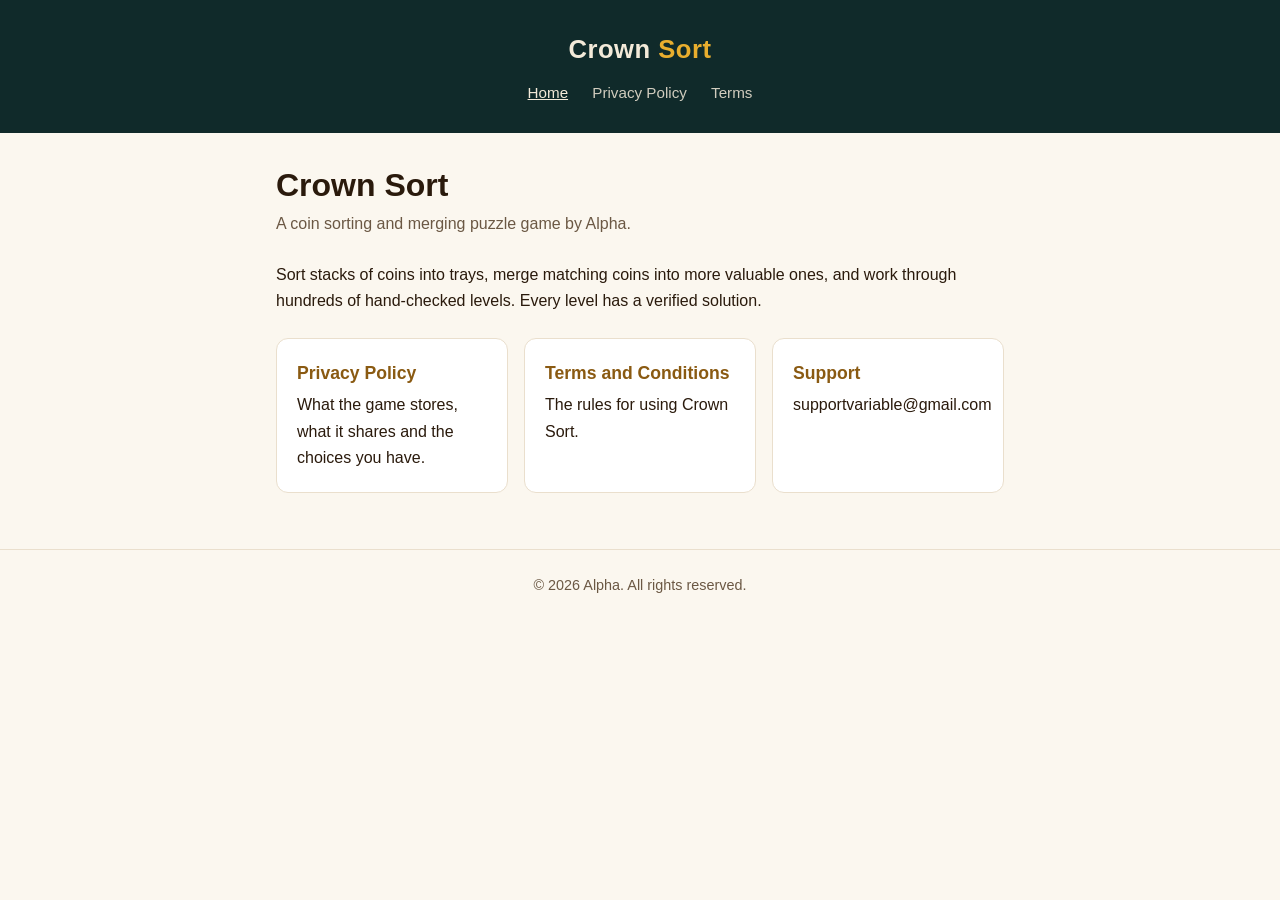
<file: index.html>
<!doctype html>
<html lang="en">
<head>
  <meta charset="utf-8">
  <meta name="viewport" content="width=device-width, initial-scale=1">
  <title>Crown Sort</title>
  <meta name="description" content="Crown Sort, a coin sorting and merging puzzle game by Alpha. Privacy policy, terms and support.">
  <link rel="stylesheet" href="style.css">
</head>
<body>
  <header class="site">
    <a class="brand" href="index.html">Crown <span>Sort</span></a>
    <nav>
      <a href="index.html" aria-current="page">Home</a>
      <a href="privacy-policy.html">Privacy Policy</a>
      <a href="terms.html">Terms</a>
    </nav>
  </header>

  <main>
    <h1>Crown Sort</h1>
    <p class="meta">A coin sorting and merging puzzle game by Alpha.</p>

    <p>Sort stacks of coins into trays, merge matching coins into more valuable ones,
      and work through hundreds of hand-checked levels. Every level has a verified solution.</p>

    <div class="cards">
      <a class="card" href="privacy-policy.html">
        <strong>Privacy Policy</strong>
        What the game stores, what it shares and the choices you have.
      </a>
      <a class="card" href="terms.html">
        <strong>Terms and Conditions</strong>
        The rules for using Crown Sort.
      </a>
      <a class="card" href="mailto:supportvariable@gmail.com">
        <strong>Support</strong>
        supportvariable@gmail.com
      </a>
    </div>
  </main>

  <footer>&copy; 2026 Alpha. All rights reserved.</footer>
</body>
</html>
</file>
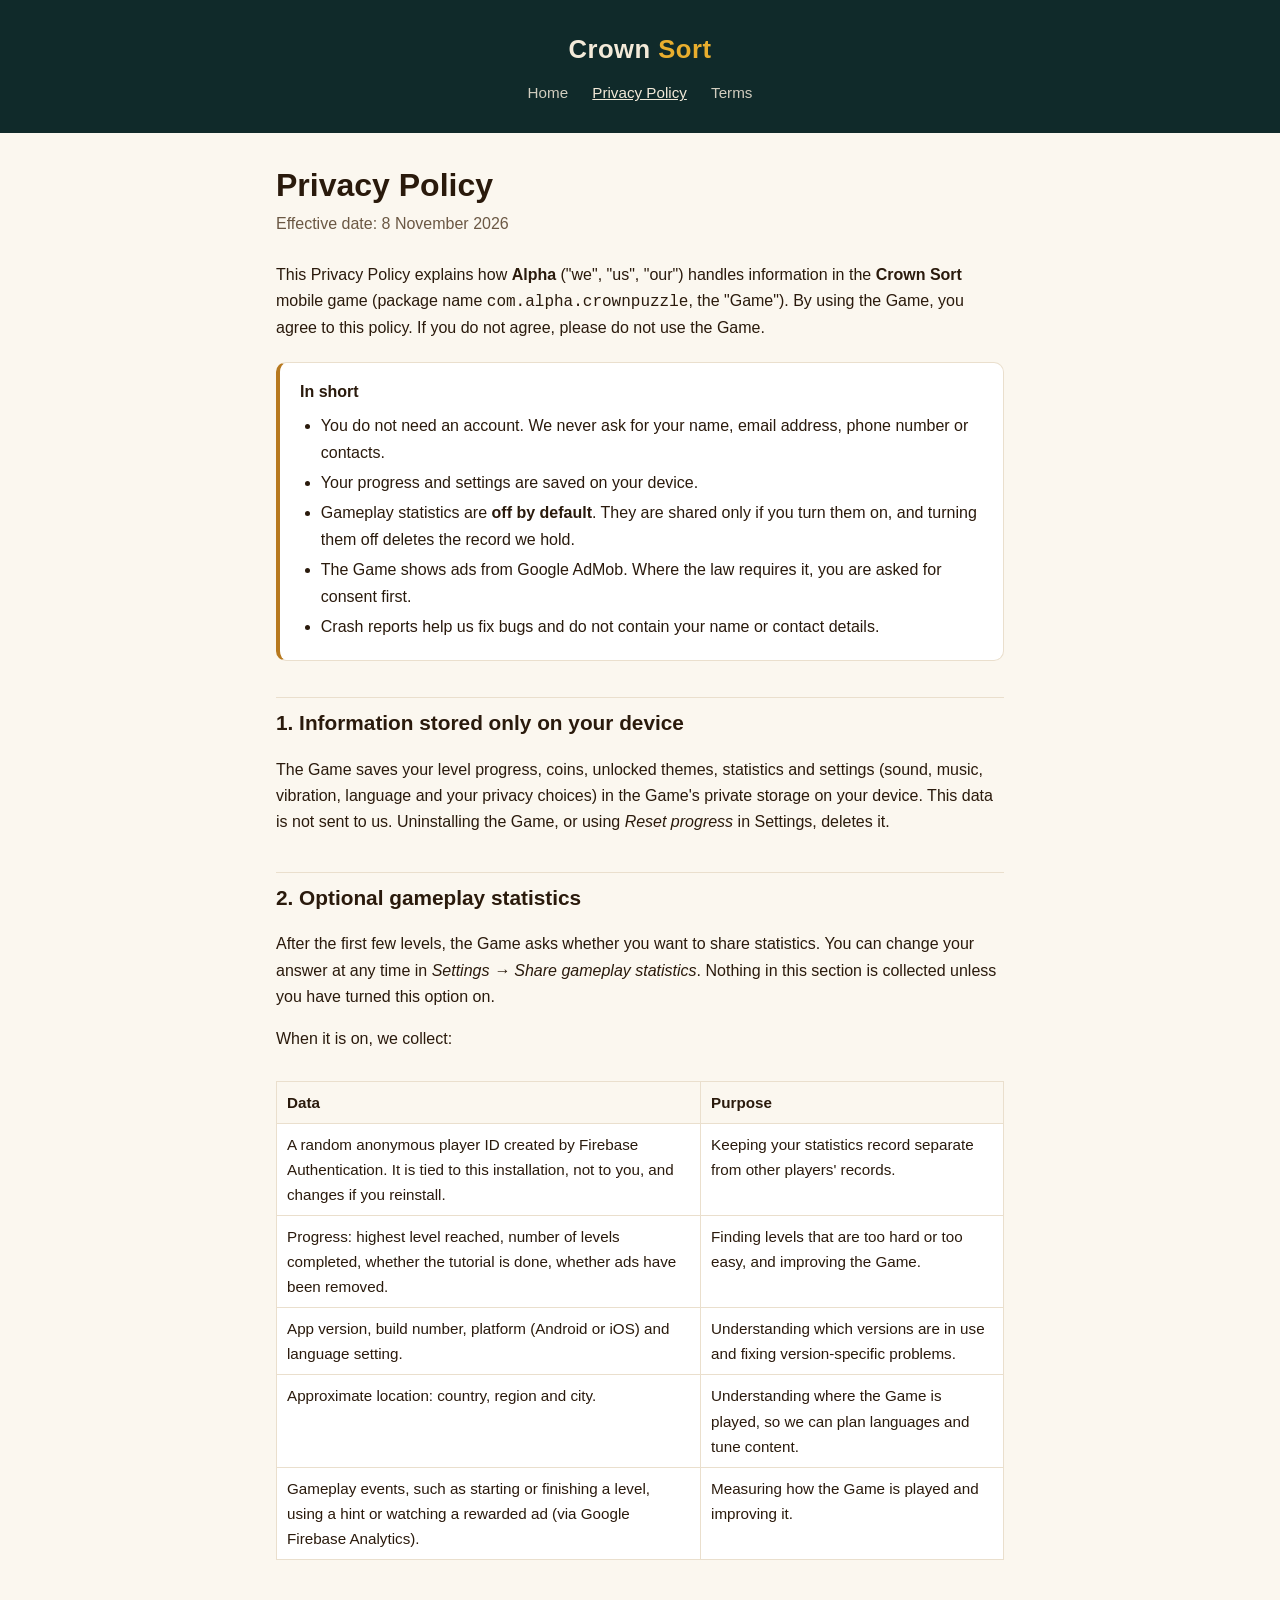
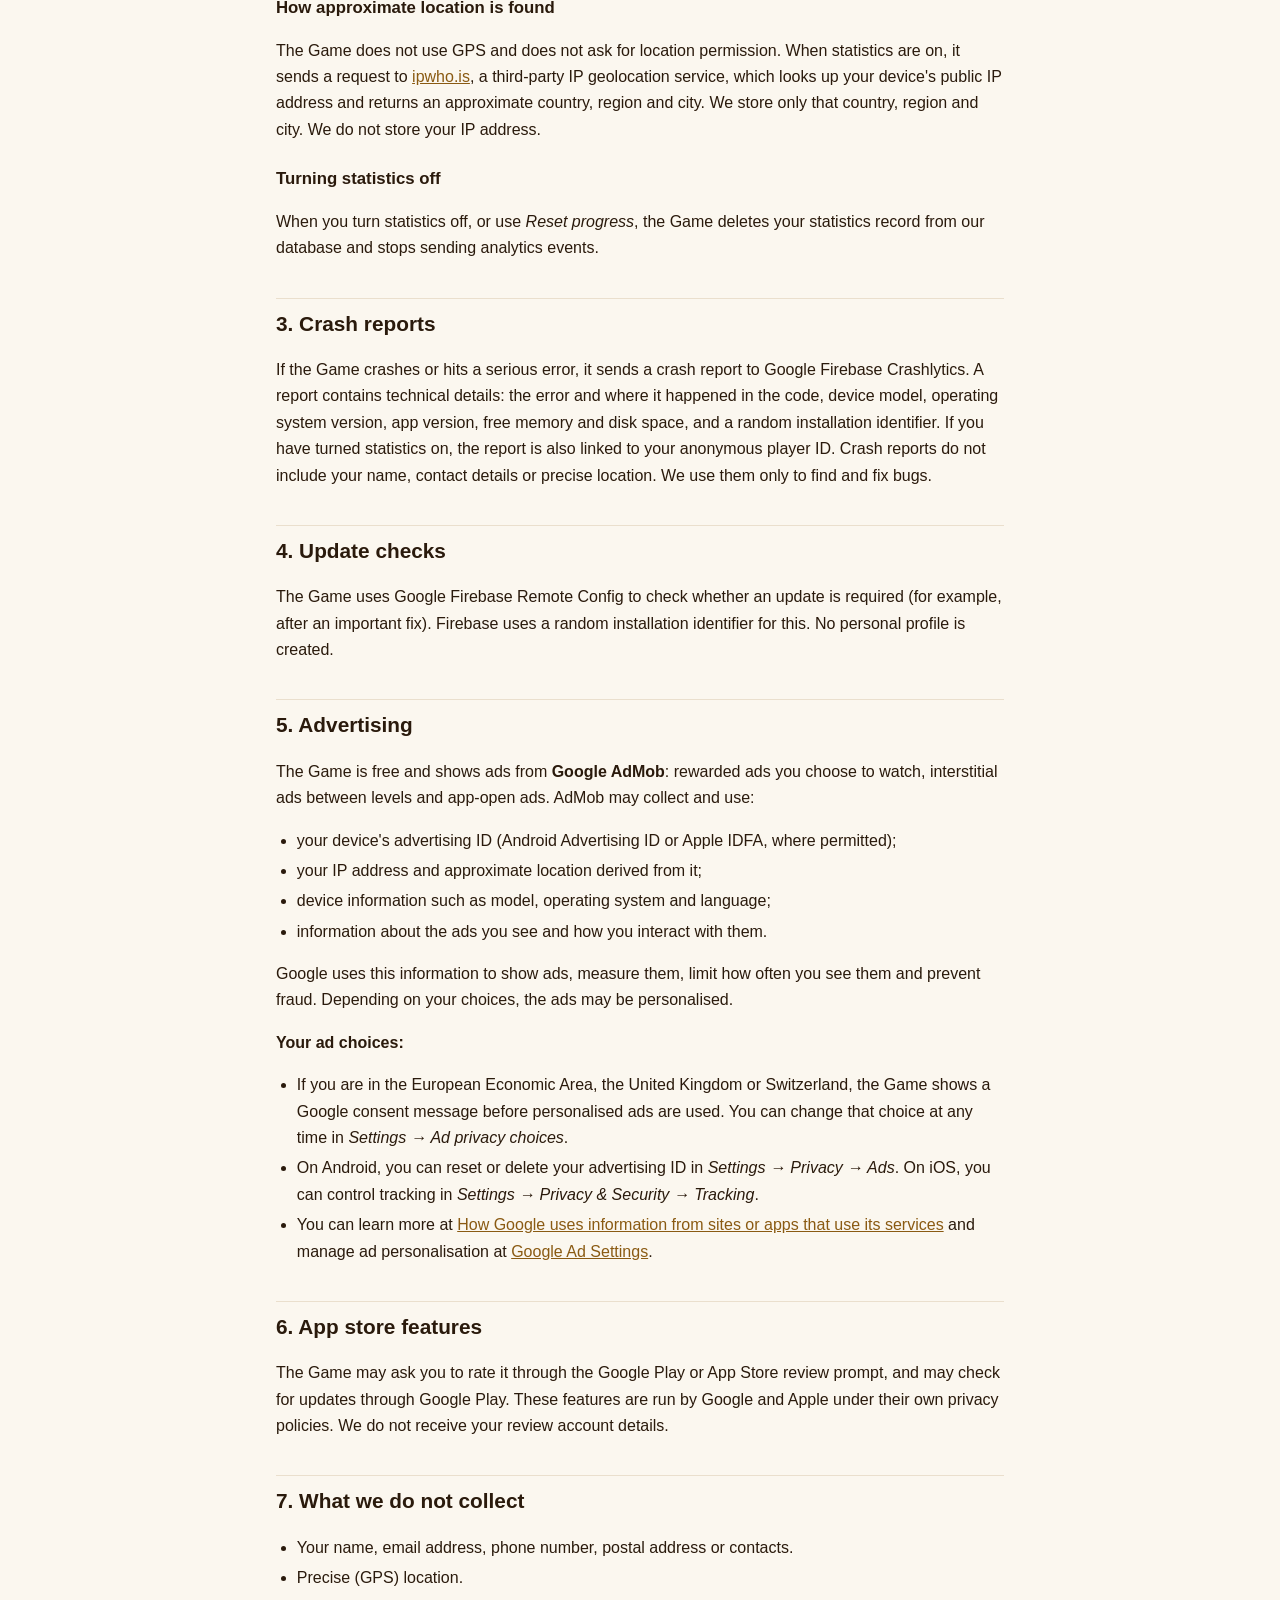
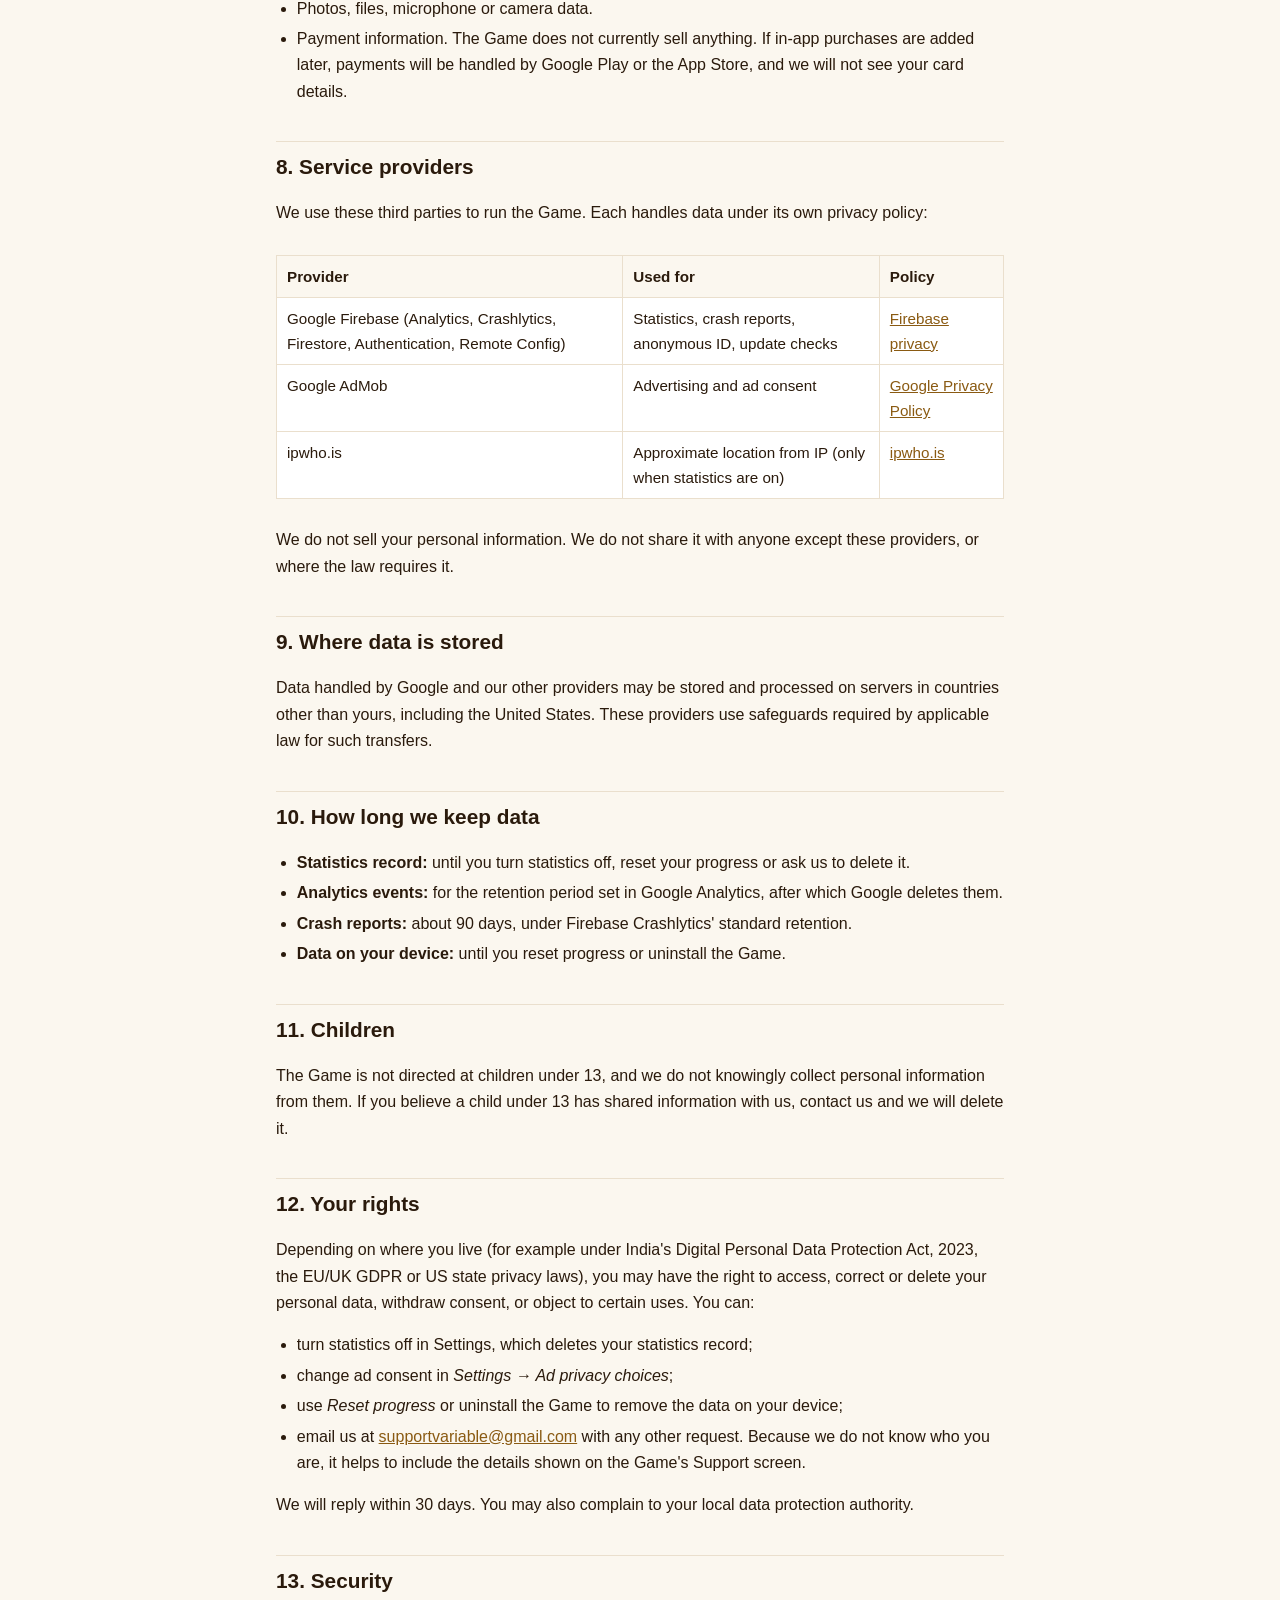
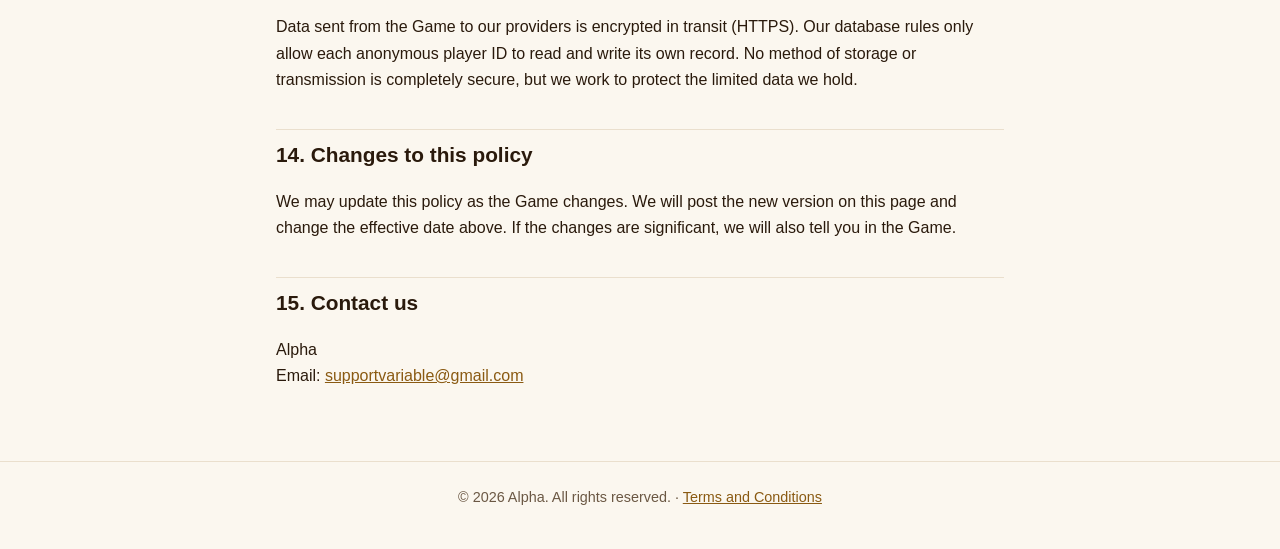
<file: privacy-policy.html>
<!doctype html>
<html lang="en">
<head>
  <meta charset="utf-8">
  <meta name="viewport" content="width=device-width, initial-scale=1">
  <title>Crown Sort Privacy Policy</title>
  <meta name="description" content="Privacy Policy for the Crown Sort mobile game by Alpha.">
  <link rel="stylesheet" href="style.css">
</head>
<body>
  <header class="site">
    <a class="brand" href="index.html">Crown <span>Sort</span></a>
    <nav>
      <a href="index.html">Home</a>
      <a href="privacy-policy.html" aria-current="page">Privacy Policy</a>
      <a href="terms.html">Terms</a>
    </nav>
  </header>

  <main>
    <h1>Privacy Policy</h1>
    <p class="meta">Effective date: 8 November 2026</p>

    <p>This Privacy Policy explains how <strong>Alpha</strong> ("we", "us", "our") handles information
      in the <strong>Crown Sort</strong> mobile game (package name <code>com.alpha.crownpuzzle</code>,
      the "Game"). By using the Game, you agree to this policy. If you do not agree, please do not use the Game.</p>

    <div class="summary">
      <strong>In short</strong>
      <ul>
        <li>You do not need an account. We never ask for your name, email address, phone number or contacts.</li>
        <li>Your progress and settings are saved on your device.</li>
        <li>Gameplay statistics are <strong>off by default</strong>. They are shared only if you turn them on, and turning them off deletes the record we hold.</li>
        <li>The Game shows ads from Google AdMob. Where the law requires it, you are asked for consent first.</li>
        <li>Crash reports help us fix bugs and do not contain your name or contact details.</li>
      </ul>
    </div>

    <h2>1. Information stored only on your device</h2>
    <p>The Game saves your level progress, coins, unlocked themes, statistics and settings (sound, music,
      vibration, language and your privacy choices) in the Game's private storage on your device.
      This data is not sent to us. Uninstalling the Game, or using <em>Reset progress</em> in Settings, deletes it.</p>

    <h2>2. Optional gameplay statistics</h2>
    <p>After the first few levels, the Game asks whether you want to share statistics. You can change your
      answer at any time in <em>Settings &rarr; Share gameplay statistics</em>. Nothing in this section is
      collected unless you have turned this option on.</p>

    <p>When it is on, we collect:</p>
    <div class="table-wrap">
      <table>
        <tr><th>Data</th><th>Purpose</th></tr>
        <tr><td>A random anonymous player ID created by Firebase Authentication. It is tied to this installation, not to you, and changes if you reinstall.</td><td>Keeping your statistics record separate from other players' records.</td></tr>
        <tr><td>Progress: highest level reached, number of levels completed, whether the tutorial is done, whether ads have been removed.</td><td>Finding levels that are too hard or too easy, and improving the Game.</td></tr>
        <tr><td>App version, build number, platform (Android or iOS) and language setting.</td><td>Understanding which versions are in use and fixing version-specific problems.</td></tr>
        <tr><td>Approximate location: country, region and city.</td><td>Understanding where the Game is played, so we can plan languages and tune content.</td></tr>
        <tr><td>Gameplay events, such as starting or finishing a level, using a hint or watching a rewarded ad (via Google Firebase Analytics).</td><td>Measuring how the Game is played and improving it.</td></tr>
      </table>
    </div>

    <h3>How approximate location is found</h3>
    <p>The Game does not use GPS and does not ask for location permission. When statistics are on, it sends a
      request to <a href="https://ipwho.is" rel="noopener">ipwho.is</a>, a third-party IP geolocation service,
      which looks up your device's public IP address and returns an approximate country, region and city.
      We store only that country, region and city. We do not store your IP address.</p>

    <h3>Turning statistics off</h3>
    <p>When you turn statistics off, or use <em>Reset progress</em>, the Game deletes your statistics record from
      our database and stops sending analytics events.</p>

    <h2>3. Crash reports</h2>
    <p>If the Game crashes or hits a serious error, it sends a crash report to Google Firebase Crashlytics.
      A report contains technical details: the error and where it happened in the code, device model, operating
      system version, app version, free memory and disk space, and a random installation identifier.
      If you have turned statistics on, the report is also linked to your anonymous player ID.
      Crash reports do not include your name, contact details or precise location. We use them only to find and fix bugs.</p>

    <h2>4. Update checks</h2>
    <p>The Game uses Google Firebase Remote Config to check whether an update is required (for example, after
      an important fix). Firebase uses a random installation identifier for this. No personal profile is created.</p>

    <h2>5. Advertising</h2>
    <p>The Game is free and shows ads from <strong>Google AdMob</strong>: rewarded ads you choose to watch,
      interstitial ads between levels and app-open ads. AdMob may collect and use:</p>
    <ul>
      <li>your device's advertising ID (Android Advertising ID or Apple IDFA, where permitted);</li>
      <li>your IP address and approximate location derived from it;</li>
      <li>device information such as model, operating system and language;</li>
      <li>information about the ads you see and how you interact with them.</li>
    </ul>
    <p>Google uses this information to show ads, measure them, limit how often you see them and prevent fraud.
      Depending on your choices, the ads may be personalised.</p>
    <p><strong>Your ad choices:</strong></p>
    <ul>
      <li>If you are in the European Economic Area, the United Kingdom or Switzerland, the Game shows a Google consent
        message before personalised ads are used. You can change that choice at any time in
        <em>Settings &rarr; Ad privacy choices</em>.</li>
      <li>On Android, you can reset or delete your advertising ID in <em>Settings &rarr; Privacy &rarr; Ads</em>.
        On iOS, you can control tracking in <em>Settings &rarr; Privacy &amp; Security &rarr; Tracking</em>.</li>
      <li>You can learn more at <a href="https://policies.google.com/technologies/ads" rel="noopener">How Google uses information from sites or apps that use its services</a>
        and manage ad personalisation at <a href="https://adssettings.google.com" rel="noopener">Google Ad Settings</a>.</li>
    </ul>

    <h2>6. App store features</h2>
    <p>The Game may ask you to rate it through the Google Play or App Store review prompt, and may check for updates
      through Google Play. These features are run by Google and Apple under their own privacy policies.
      We do not receive your review account details.</p>

    <h2>7. What we do not collect</h2>
    <ul>
      <li>Your name, email address, phone number, postal address or contacts.</li>
      <li>Precise (GPS) location.</li>
      <li>Photos, files, microphone or camera data.</li>
      <li>Payment information. The Game does not currently sell anything. If in-app purchases are added later,
        payments will be handled by Google Play or the App Store, and we will not see your card details.</li>
    </ul>

    <h2>8. Service providers</h2>
    <p>We use these third parties to run the Game. Each handles data under its own privacy policy:</p>
    <div class="table-wrap">
      <table>
        <tr><th>Provider</th><th>Used for</th><th>Policy</th></tr>
        <tr><td>Google Firebase (Analytics, Crashlytics, Firestore, Authentication, Remote Config)</td><td>Statistics, crash reports, anonymous ID, update checks</td><td><a href="https://firebase.google.com/support/privacy" rel="noopener">Firebase privacy</a></td></tr>
        <tr><td>Google AdMob</td><td>Advertising and ad consent</td><td><a href="https://policies.google.com/privacy" rel="noopener">Google Privacy Policy</a></td></tr>
        <tr><td>ipwho.is</td><td>Approximate location from IP (only when statistics are on)</td><td><a href="https://ipwho.is" rel="noopener">ipwho.is</a></td></tr>
      </table>
    </div>
    <p>We do not sell your personal information. We do not share it with anyone except these providers,
      or where the law requires it.</p>

    <h2>9. Where data is stored</h2>
    <p>Data handled by Google and our other providers may be stored and processed on servers in countries other
      than yours, including the United States. These providers use safeguards required by applicable law for such transfers.</p>

    <h2>10. How long we keep data</h2>
    <ul>
      <li><strong>Statistics record:</strong> until you turn statistics off, reset your progress or ask us to delete it.</li>
      <li><strong>Analytics events:</strong> for the retention period set in Google Analytics, after which Google deletes them.</li>
      <li><strong>Crash reports:</strong> about 90 days, under Firebase Crashlytics' standard retention.</li>
      <li><strong>Data on your device:</strong> until you reset progress or uninstall the Game.</li>
    </ul>

    <h2>11. Children</h2>
    <p>The Game is not directed at children under 13, and we do not knowingly collect personal information from them.
      If you believe a child under 13 has shared information with us, contact us and we will delete it.</p>

    <h2>12. Your rights</h2>
    <p>Depending on where you live (for example under India's Digital Personal Data Protection Act, 2023,
      the EU/UK GDPR or US state privacy laws), you may have the right to access, correct or delete your personal
      data, withdraw consent, or object to certain uses. You can:</p>
    <ul>
      <li>turn statistics off in Settings, which deletes your statistics record;</li>
      <li>change ad consent in <em>Settings &rarr; Ad privacy choices</em>;</li>
      <li>use <em>Reset progress</em> or uninstall the Game to remove the data on your device;</li>
      <li>email us at <a href="mailto:supportvariable@gmail.com">supportvariable@gmail.com</a> with any other request.
        Because we do not know who you are, it helps to include the details shown on the Game's Support screen.</li>
    </ul>
    <p>We will reply within 30 days. You may also complain to your local data protection authority.</p>

    <h2>13. Security</h2>
    <p>Data sent from the Game to our providers is encrypted in transit (HTTPS). Our database rules only allow each
      anonymous player ID to read and write its own record. No method of storage or transmission is completely secure,
      but we work to protect the limited data we hold.</p>

    <h2>14. Changes to this policy</h2>
    <p>We may update this policy as the Game changes. We will post the new version on this page and change the
      effective date above. If the changes are significant, we will also tell you in the Game.</p>

    <h2>15. Contact us</h2>
    <p>Alpha<br>
      Email: <a href="mailto:supportvariable@gmail.com">supportvariable@gmail.com</a></p>
  </main>

  <footer>&copy; 2026 Alpha. All rights reserved. &middot; <a href="terms.html">Terms and Conditions</a></footer>
</body>
</html>
</file>
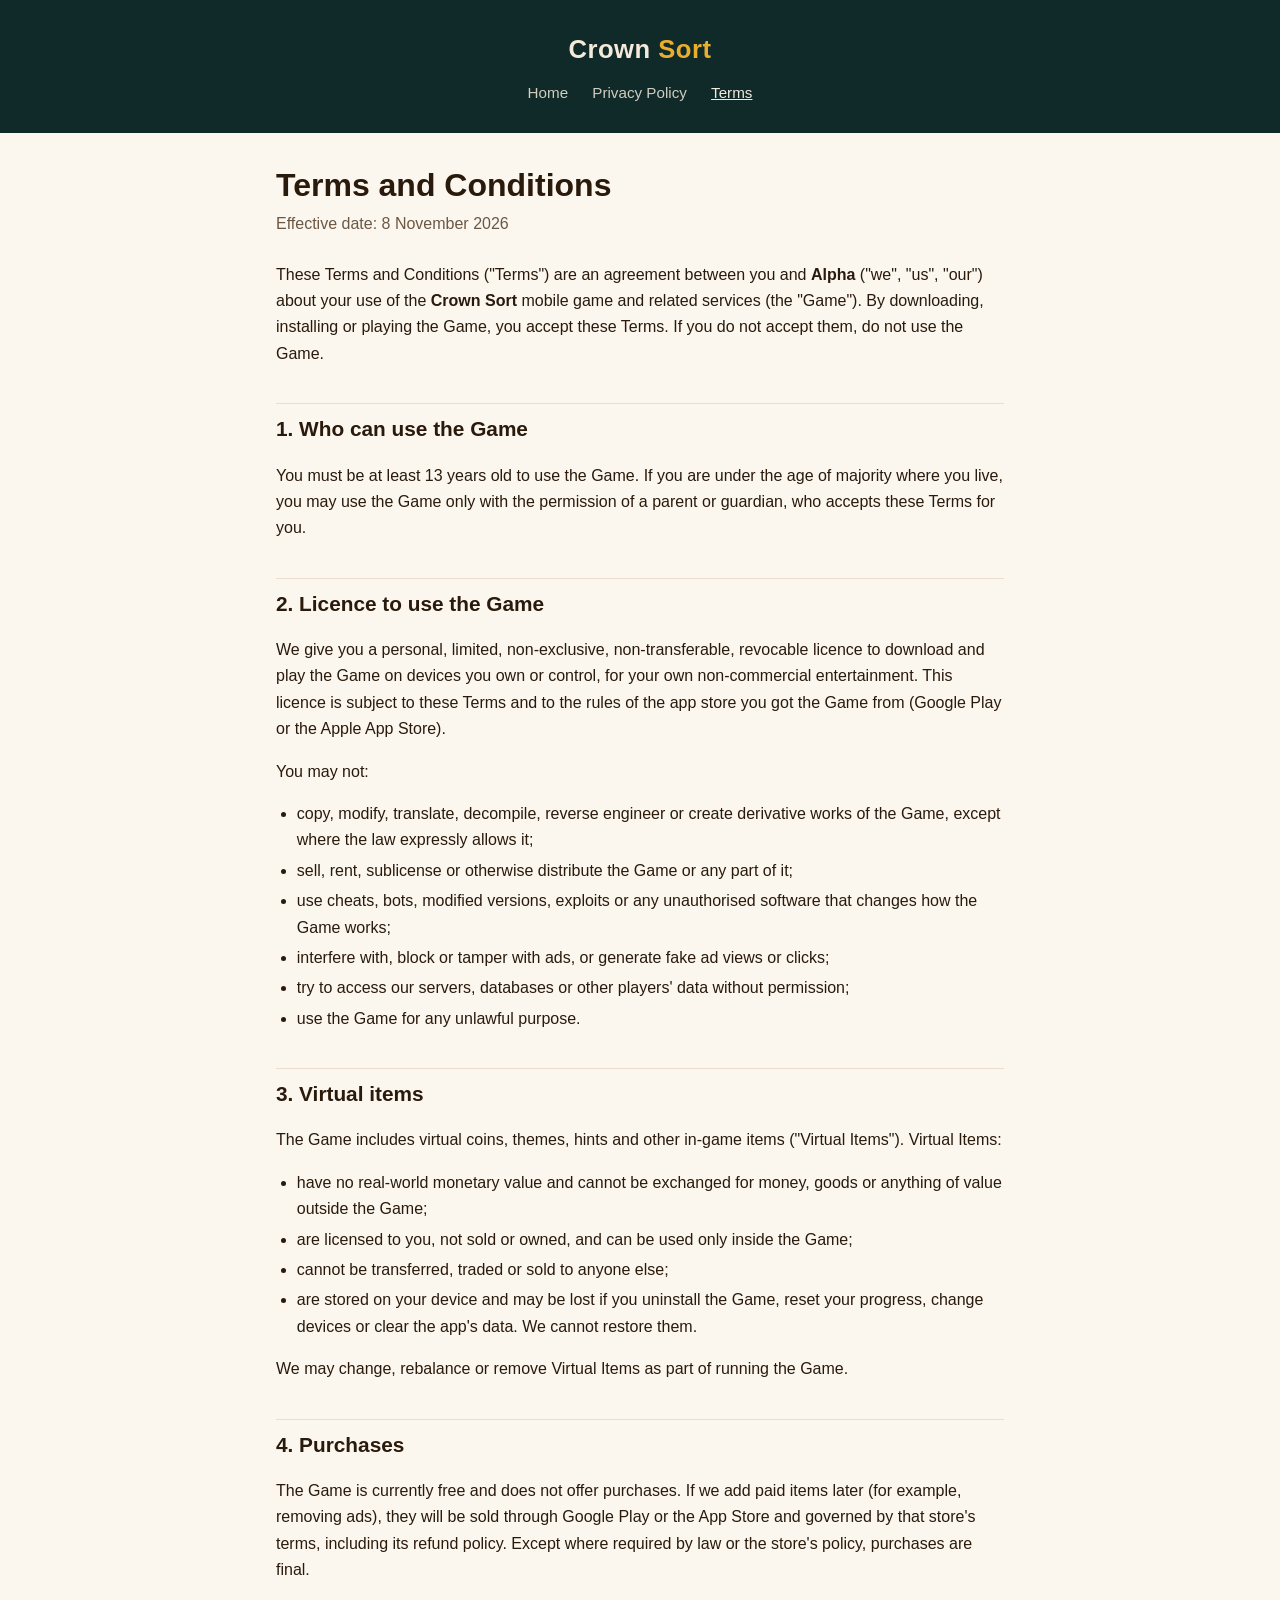
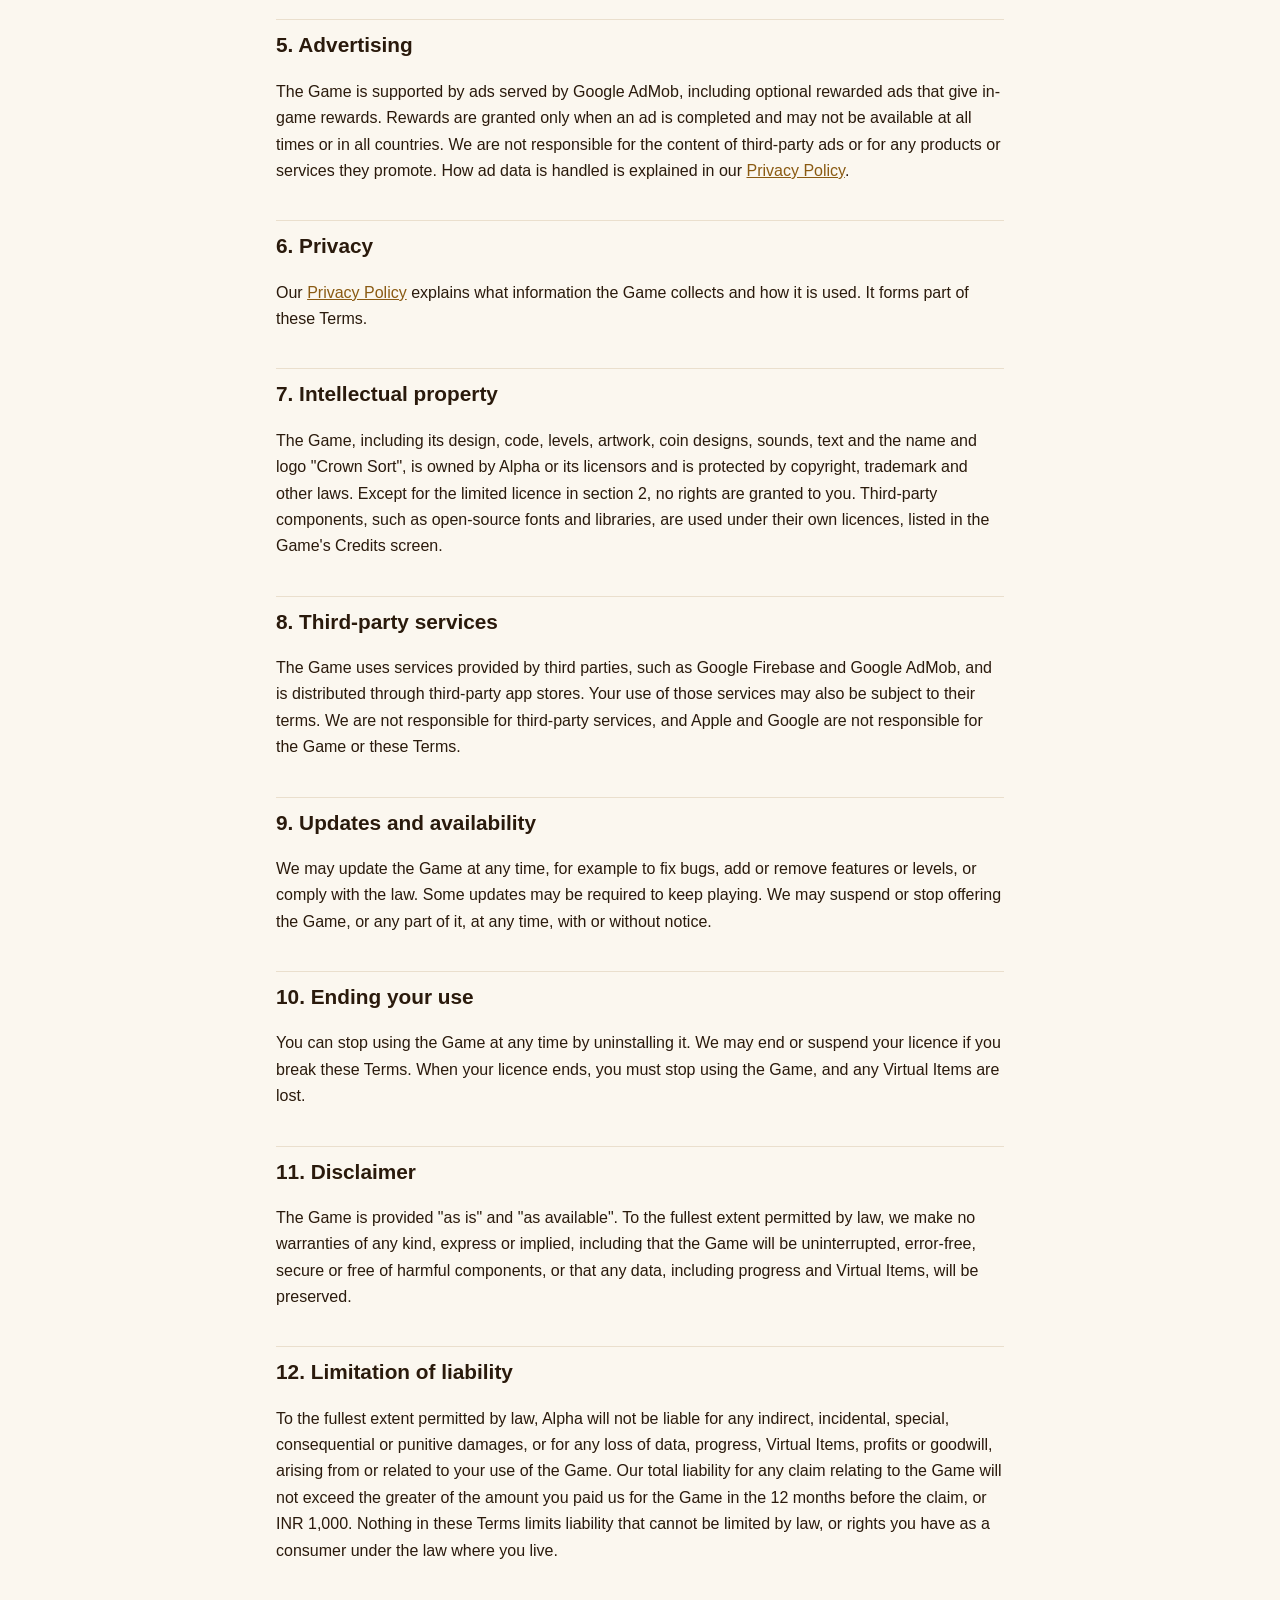
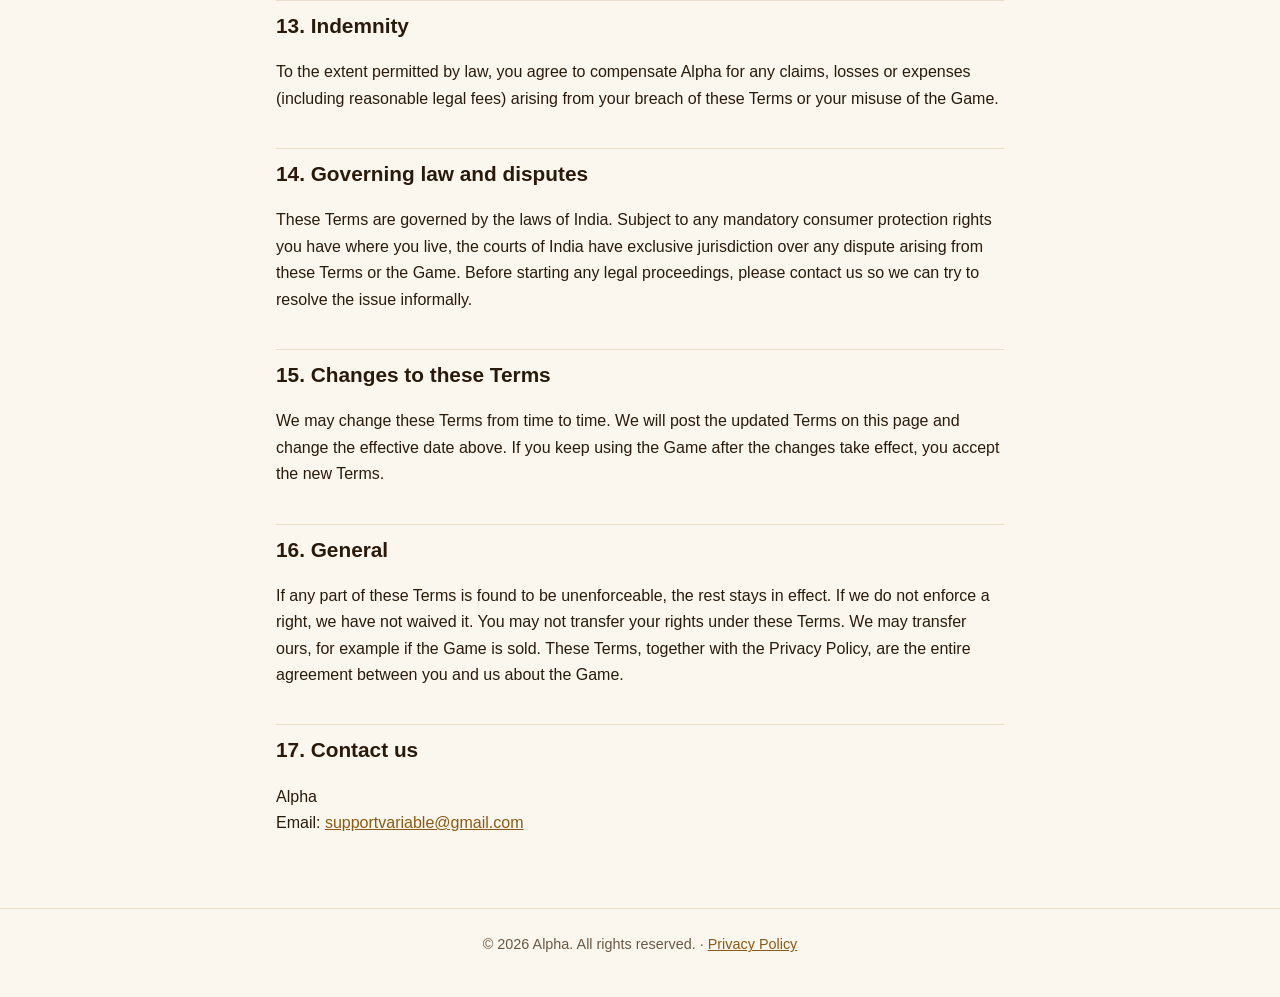
<file: terms.html>
<!doctype html>
<html lang="en">
<head>
  <meta charset="utf-8">
  <meta name="viewport" content="width=device-width, initial-scale=1">
  <title>Crown Sort Terms</title>
  <meta name="description" content="Terms and Conditions for the Crown Sort mobile game by Alpha.">
  <link rel="stylesheet" href="style.css">
</head>
<body>
  <header class="site">
    <a class="brand" href="index.html">Crown <span>Sort</span></a>
    <nav>
      <a href="index.html">Home</a>
      <a href="privacy-policy.html">Privacy Policy</a>
      <a href="terms.html" aria-current="page">Terms</a>
    </nav>
  </header>

  <main>
    <h1>Terms and Conditions</h1>
    <p class="meta">Effective date: 8 November 2026</p>

    <p>These Terms and Conditions ("Terms") are an agreement between you and <strong>Alpha</strong>
      ("we", "us", "our") about your use of the <strong>Crown Sort</strong> mobile game and related services
      (the "Game"). By downloading, installing or playing the Game, you accept these Terms.
      If you do not accept them, do not use the Game.</p>

    <h2>1. Who can use the Game</h2>
    <p>You must be at least 13 years old to use the Game. If you are under the age of majority where you live,
      you may use the Game only with the permission of a parent or guardian, who accepts these Terms for you.</p>

    <h2>2. Licence to use the Game</h2>
    <p>We give you a personal, limited, non-exclusive, non-transferable, revocable licence to download and play
      the Game on devices you own or control, for your own non-commercial entertainment. This licence is subject
      to these Terms and to the rules of the app store you got the Game from (Google Play or the Apple App Store).</p>
    <p>You may not:</p>
    <ul>
      <li>copy, modify, translate, decompile, reverse engineer or create derivative works of the Game, except where the law expressly allows it;</li>
      <li>sell, rent, sublicense or otherwise distribute the Game or any part of it;</li>
      <li>use cheats, bots, modified versions, exploits or any unauthorised software that changes how the Game works;</li>
      <li>interfere with, block or tamper with ads, or generate fake ad views or clicks;</li>
      <li>try to access our servers, databases or other players' data without permission;</li>
      <li>use the Game for any unlawful purpose.</li>
    </ul>

    <h2>3. Virtual items</h2>
    <p>The Game includes virtual coins, themes, hints and other in-game items ("Virtual Items"). Virtual Items:</p>
    <ul>
      <li>have no real-world monetary value and cannot be exchanged for money, goods or anything of value outside the Game;</li>
      <li>are licensed to you, not sold or owned, and can be used only inside the Game;</li>
      <li>cannot be transferred, traded or sold to anyone else;</li>
      <li>are stored on your device and may be lost if you uninstall the Game, reset your progress, change devices or clear the app's data. We cannot restore them.</li>
    </ul>
    <p>We may change, rebalance or remove Virtual Items as part of running the Game.</p>

    <h2>4. Purchases</h2>
    <p>The Game is currently free and does not offer purchases. If we add paid items later (for example, removing ads),
      they will be sold through Google Play or the App Store and governed by that store's terms, including its refund
      policy. Except where required by law or the store's policy, purchases are final.</p>

    <h2>5. Advertising</h2>
    <p>The Game is supported by ads served by Google AdMob, including optional rewarded ads that give in-game rewards.
      Rewards are granted only when an ad is completed and may not be available at all times or in all countries.
      We are not responsible for the content of third-party ads or for any products or services they promote.
      How ad data is handled is explained in our <a href="privacy-policy.html">Privacy Policy</a>.</p>

    <h2>6. Privacy</h2>
    <p>Our <a href="privacy-policy.html">Privacy Policy</a> explains what information the Game collects and how it is used.
      It forms part of these Terms.</p>

    <h2>7. Intellectual property</h2>
    <p>The Game, including its design, code, levels, artwork, coin designs, sounds, text and the name and logo
      "Crown Sort", is owned by Alpha or its licensors and is protected by copyright, trademark and other laws.
      Except for the limited licence in section 2, no rights are granted to you. Third-party components, such as
      open-source fonts and libraries, are used under their own licences, listed in the Game's Credits screen.</p>

    <h2>8. Third-party services</h2>
    <p>The Game uses services provided by third parties, such as Google Firebase and Google AdMob, and is distributed
      through third-party app stores. Your use of those services may also be subject to their terms. We are not
      responsible for third-party services, and Apple and Google are not responsible for the Game or these Terms.</p>

    <h2>9. Updates and availability</h2>
    <p>We may update the Game at any time, for example to fix bugs, add or remove features or levels, or comply with
      the law. Some updates may be required to keep playing. We may suspend or stop offering the Game, or any part of it,
      at any time, with or without notice.</p>

    <h2>10. Ending your use</h2>
    <p>You can stop using the Game at any time by uninstalling it. We may end or suspend your licence if you break
      these Terms. When your licence ends, you must stop using the Game, and any Virtual Items are lost.</p>

    <h2>11. Disclaimer</h2>
    <p>The Game is provided "as is" and "as available". To the fullest extent permitted by law, we make no warranties
      of any kind, express or implied, including that the Game will be uninterrupted, error-free, secure or free of
      harmful components, or that any data, including progress and Virtual Items, will be preserved.</p>

    <h2>12. Limitation of liability</h2>
    <p>To the fullest extent permitted by law, Alpha will not be liable for any indirect, incidental, special,
      consequential or punitive damages, or for any loss of data, progress, Virtual Items, profits or goodwill,
      arising from or related to your use of the Game. Our total liability for any claim relating to the Game will
      not exceed the greater of the amount you paid us for the Game in the 12 months before the claim, or
      INR 1,000. Nothing in these Terms limits liability that cannot be limited by law, or rights you have
      as a consumer under the law where you live.</p>

    <h2>13. Indemnity</h2>
    <p>To the extent permitted by law, you agree to compensate Alpha for any claims, losses or expenses
      (including reasonable legal fees) arising from your breach of these Terms or your misuse of the Game.</p>

    <h2>14. Governing law and disputes</h2>
    <p>These Terms are governed by the laws of India. Subject to any mandatory consumer protection rights you have
      where you live, the courts of India have exclusive jurisdiction over any dispute arising from these Terms or the Game.
      Before starting any legal proceedings, please contact us so we can try to resolve the issue informally.</p>

    <h2>15. Changes to these Terms</h2>
    <p>We may change these Terms from time to time. We will post the updated Terms on this page and change the
      effective date above. If you keep using the Game after the changes take effect, you accept the new Terms.</p>

    <h2>16. General</h2>
    <p>If any part of these Terms is found to be unenforceable, the rest stays in effect. If we do not enforce a right,
      we have not waived it. You may not transfer your rights under these Terms. We may transfer ours, for example if
      the Game is sold. These Terms, together with the Privacy Policy, are the entire agreement between you and us
      about the Game.</p>

    <h2>17. Contact us</h2>
    <p>Alpha<br>
      Email: <a href="mailto:supportvariable@gmail.com">supportvariable@gmail.com</a></p>
  </main>

  <footer>&copy; 2026 Alpha. All rights reserved. &middot; <a href="privacy-policy.html">Privacy Policy</a></footer>
</body>
</html>
</file>
<file: style.css>
:root {
  --bg: #fbf7ef;
  --surface: #ffffff;
  --text: #2a1a0c;
  --muted: #6b5844;
  --accent: #b7791f;
  --accent-strong: #8a5a12;
  --border: #eadfcd;
  --teal: #102a2a;
}

@media (prefers-color-scheme: dark) {
  :root {
    --bg: #0e1f1f;
    --surface: #152b2b;
    --text: #f3ead9;
    --muted: #b9ab95;
    --accent: #e9ae2e;
    --accent-strong: #f5c75a;
    --border: #24403f;
  }
}

* { box-sizing: border-box; }

html { -webkit-text-size-adjust: 100%; }

body {
  margin: 0;
  background: var(--bg);
  color: var(--text);
  font: 16px/1.65 -apple-system, BlinkMacSystemFont, "Segoe UI", Roboto, "Helvetica Neue", Arial, sans-serif;
}

header.site {
  background: var(--teal);
  color: #f3ead9;
  padding: 28px 16px;
  text-align: center;
}

header.site a { color: inherit; text-decoration: none; }

header.site .brand {
  font-size: 1.6rem;
  font-weight: 800;
  letter-spacing: 0.02em;
}

header.site .brand span { color: #e9ae2e; }

header.site nav { margin-top: 10px; font-size: 0.95rem; }

header.site nav a {
  margin: 0 10px;
  opacity: 0.85;
}

header.site nav a:hover,
header.site nav a[aria-current="page"] { opacity: 1; text-decoration: underline; }

main {
  max-width: 760px;
  margin: 0 auto;
  padding: 32px 16px 56px;
}

h1 { font-size: 2rem; line-height: 1.25; margin: 0 0 6px; }
h2 { font-size: 1.3rem; margin: 36px 0 8px; padding-top: 8px; border-top: 1px solid var(--border); }
h3 { font-size: 1.05rem; margin: 22px 0 6px; }

p, li { color: var(--text); }
.meta { color: var(--muted); margin: 0 0 24px; }

a { color: var(--accent-strong); }

ul { padding-left: 1.3em; }
li { margin: 4px 0; }

.summary {
  background: var(--surface);
  border: 1px solid var(--border);
  border-left: 4px solid var(--accent);
  border-radius: 10px;
  padding: 16px 20px;
  margin: 20px 0 8px;
}

.summary ul { margin: 8px 0 0; }

.table-wrap { overflow-x: auto; }

table {
  width: 100%;
  border-collapse: collapse;
  margin: 12px 0;
  font-size: 0.95rem;
  background: var(--surface);
}

th, td {
  border: 1px solid var(--border);
  padding: 8px 10px;
  text-align: left;
  vertical-align: top;
}

th { background: var(--bg); }

.cards {
  display: grid;
  grid-template-columns: repeat(auto-fit, minmax(220px, 1fr));
  gap: 16px;
  margin-top: 24px;
}

.card {
  display: block;
  background: var(--surface);
  border: 1px solid var(--border);
  border-radius: 12px;
  padding: 20px;
  text-decoration: none;
  color: var(--text);
}

.card:hover { border-color: var(--accent); }
.card strong { display: block; font-size: 1.1rem; margin-bottom: 4px; color: var(--accent-strong); }

footer {
  text-align: center;
  color: var(--muted);
  font-size: 0.9rem;
  padding: 24px 16px 40px;
  border-top: 1px solid var(--border);
}
</file>
